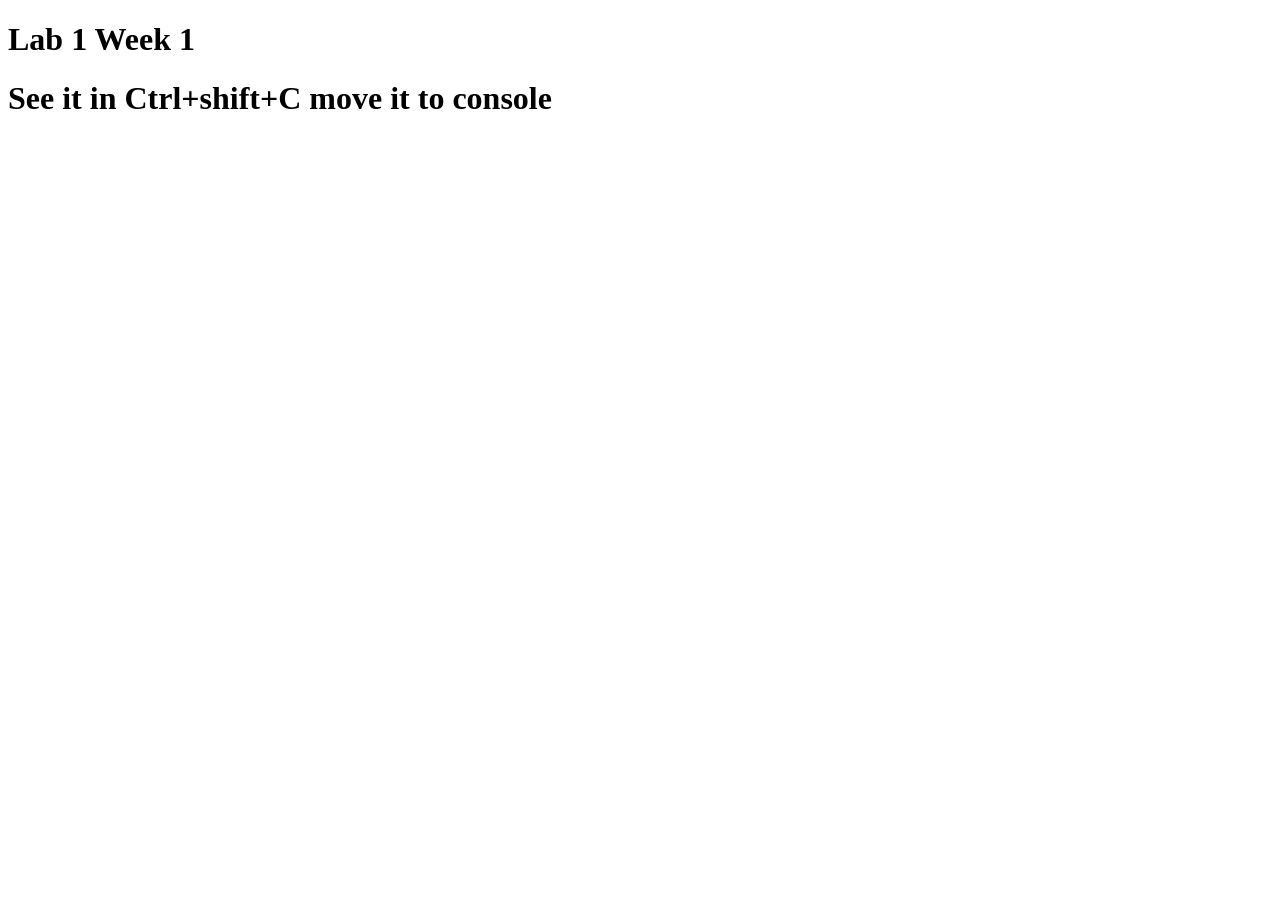
<file: problem_week4/lab1/index.html>
<!DOCTYPE html>
<html lang="en">
<head>
    <meta charset="UTF-8">
    <meta name="viewport" content="width=device-width, initial-scale=1.0">
    <title>Lab 1 Week 1</title>
</head>
<body>
    <h1> Lab 1 Week 1</h1>
    <h1> See it in Ctrl+shift+C move it to console</h1>
    <script src="app.js"></script>
</body>
</html>
</file>
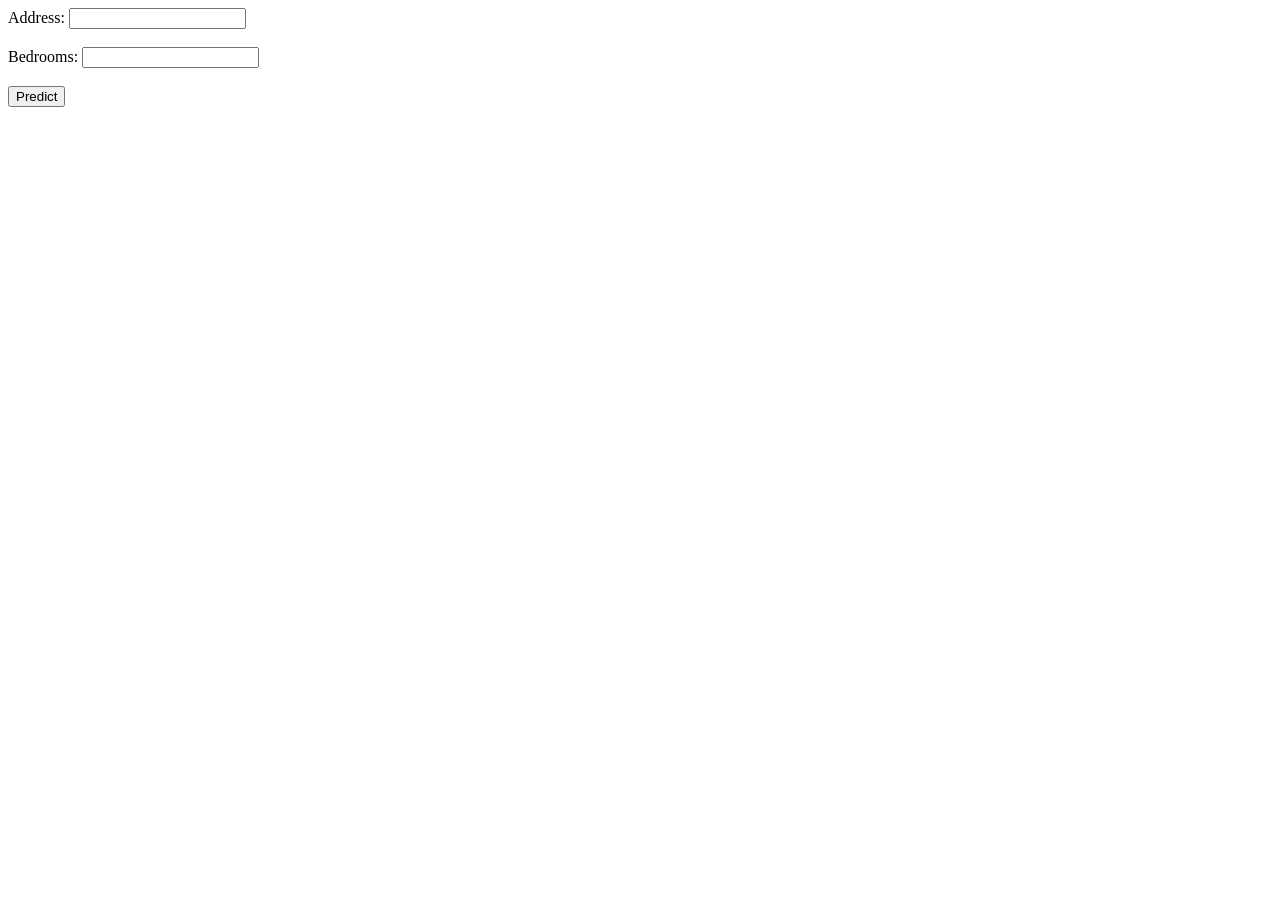
<file: problem_week4/lab2/index.html>
<!DOCTYPE html>
<html lang="en">
<head>
    <meta charset="UTF-8">
    <meta name="viewport" content="width=device-width, initial-scale=1.0">
    <title>Lab 2 - Week 4</title>
</head>
<body>
    <form id="houseForm" action="/predict" method="post">
        <div>
            <label for="address">Address:</label>
            <input type="text" id="address" name="address">
        </div>
        <br>
        <div>
            <label for="bedrooms">Bedrooms:</label>
            <input type="number" id="bedrooms" name="bedrooms">
        </div>
        <br>
        <button type="submit">Predict</button>
    </form>

    <div id="messageBox"></div>

    <script src="app.js"></script>
</body>
</html>
</file>
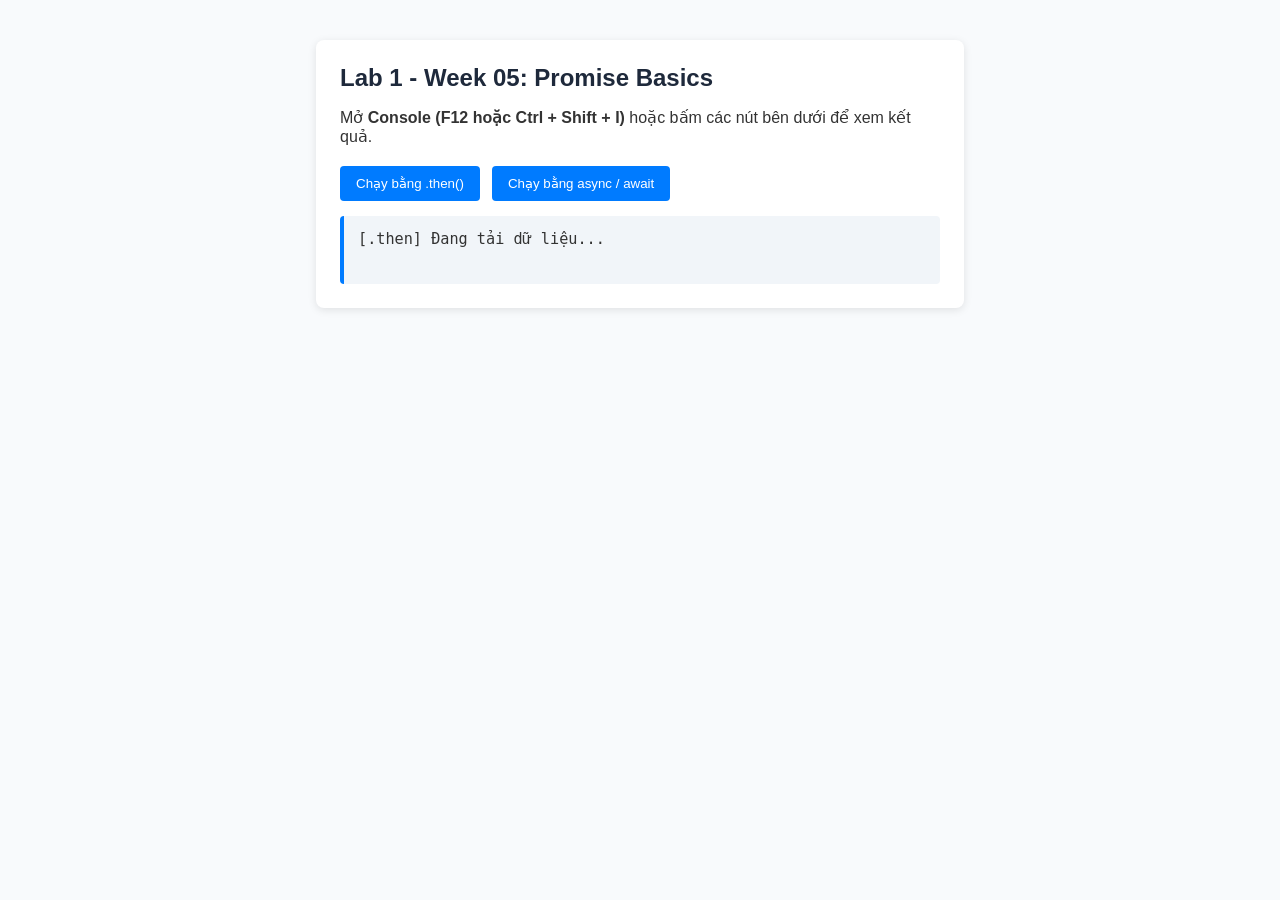
<file: problem_week5/lab1/index.html>
<!DOCTYPE html>
<html lang="en">
<head>
    <meta charset="UTF-8">
    <meta name="viewport" content="width=device-width, initial-scale=1.0">
    <title>Lab 1 - Week 05: Promise Basics</title>
    <link rel="stylesheet" href="style.css">
</head>
<body>
    <div class="container">
        <h1>Lab 1 - Week 05: Promise Basics</h1>
        <p>Mở <strong>Console (F12 hoặc Ctrl + Shift + I)</strong> hoặc bấm các nút bên dưới để xem kết quả.</p>
        
        <div class="button-group">
            <button id="btnThen">Chạy bằng .then()</button>
            <button id="btnAsync">Chạy bằng async / await</button>
        </div>

        <div id="output">Trạng thái: Chưa chạy</div>
    </div>

    <script src="app.js"></script>
</body>
</html>
</file>
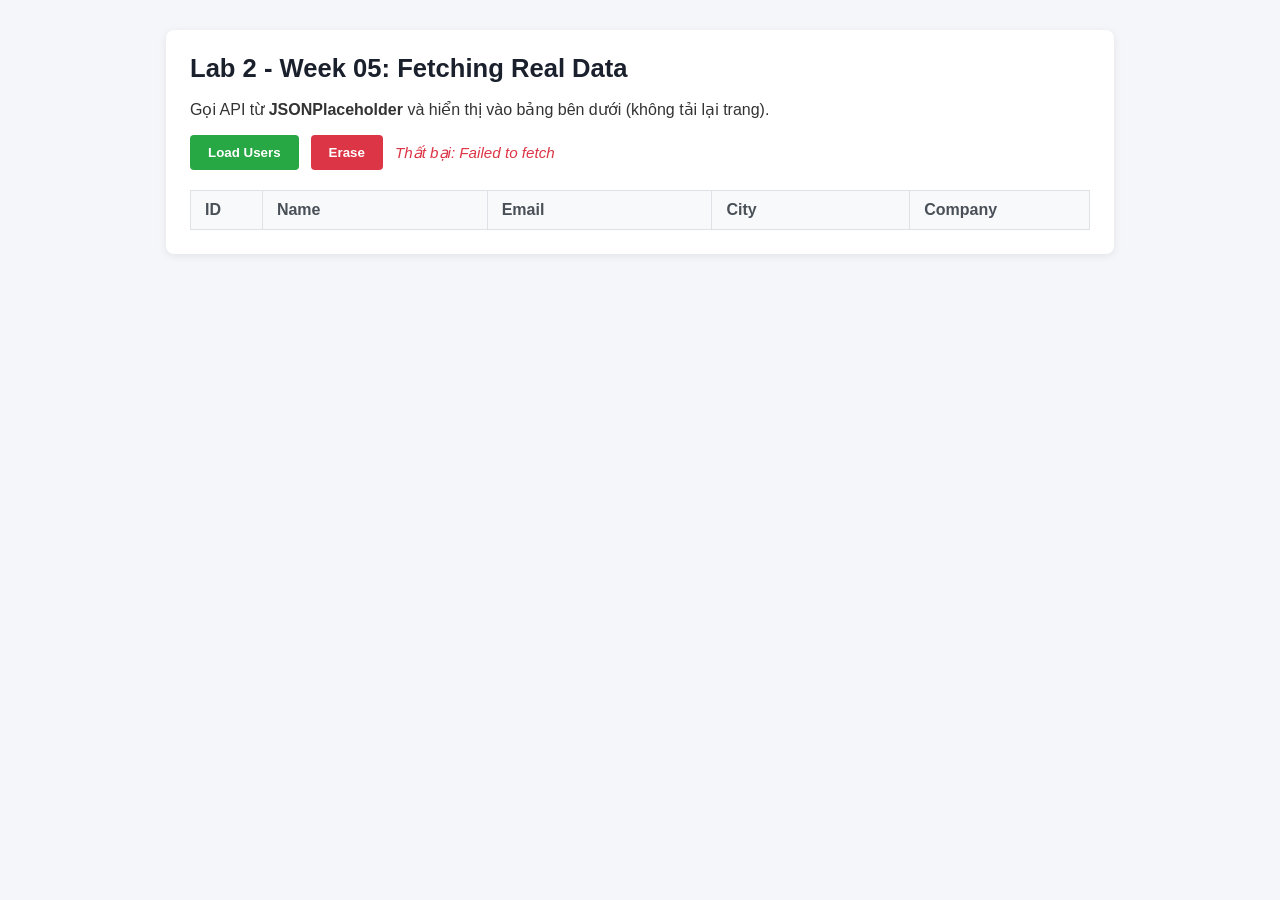
<file: problem_week5/lab2/index.html>
<!DOCTYPE html>
<html lang="en">
<head>
    <meta charset="UTF-8">
    <meta name="viewport" content="width=device-width, initial-scale=1.0">
    <title>Lab 2 - Week 05: Fetching Real Data</title>
    <link rel="stylesheet" href="style.css">
</head>
<body>
    <div class="container">
        <h1>Lab 2 - Week 05: Fetching Real Data</h1>
        <p>Gọi API từ <strong>JSONPlaceholder</strong> và hiển thị vào bảng bên dưới (không tải lại trang).</p>
        
        <div class="controls">
            <button id="btnLoad" class="btn btn-load">Load Users</button>
            <button id="btnErase" class="btn btn-erase">Erase</button>
            <span id="statusMessage" class="status"></span>
        </div>

        <table id="user-table">
            <thead>
                <tr>
                    <th class="col-id">ID</th>
                    <th class="col-name">Name</th>
                    <th class="col-email">Email</th>
                    <th class="col-city">City</th>
                    <th class="col-company">Company</th>
                </tr>
            </thead>
            <tbody>
            </tbody>
        </table>
    </div>

    <script src="app.js"></script>
</body>
</html>
</file>
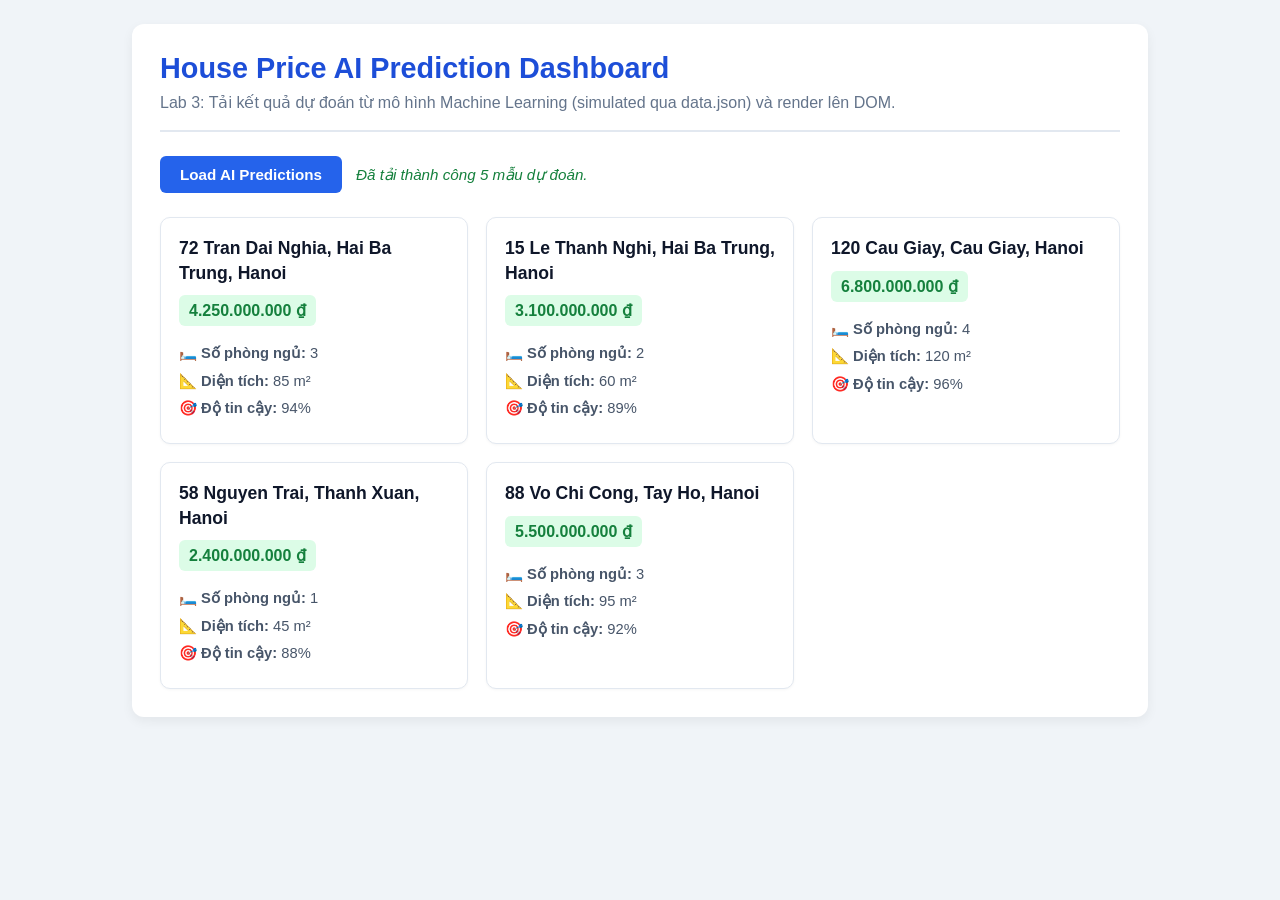
<file: problem_week5/lab3/index.html>
<!DOCTYPE html>
<html lang="en">
<head>
    <meta charset="UTF-8">
    <meta name="viewport" content="width=device-width, initial-scale=1.0">
    <title>Lab 3 - Week 05: Project Integration (House Price Predictions)</title>
    <link rel="stylesheet" href="style.css">
</head>
<body>
    <div class="container">
        <header>
            <h1>House Price AI Prediction Dashboard</h1>
            <p>Lab 3: Tải kết quả dự đoán từ mô hình Machine Learning (simulated qua data.json) và render lên DOM.</p>
        </header>

        <div class="actions">
            <button id="btnFetchPredictions">Load AI Predictions</button>
            <span id="statusInfo">Chưa tải dữ liệu.</span>
        </div>

        <div id="cardsContainer" class="cards-grid">
        </div>
    </div>

    <script src="app.js"></script>
</body>
</html>
</file>
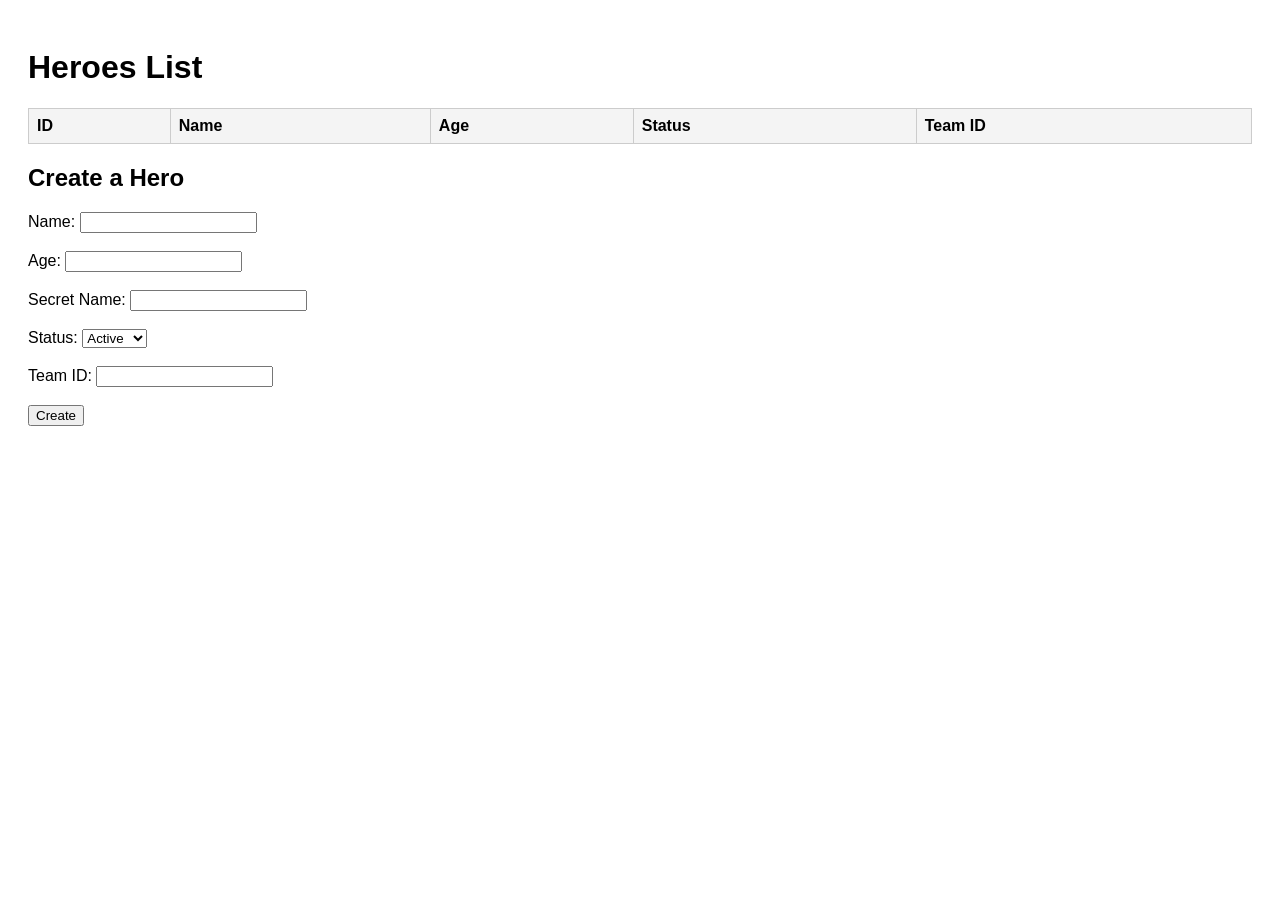
<file: problem_week10/hero-api/frontend/index.html>
<!DOCTYPE html>
<html lang="en">
<head>
    <meta charset="UTF-8">
    <title>Heroes API Frontend</title>
    <style>
        body { font-family: sans-serif; padding: 20px; }
        table { border-collapse: collapse; width: 100%; margin-top: 20px; }
        th, td { border: 1px solid #ccc; padding: 8px; text-align: left; }
        th { background-color: #f4f4f4; }
        .error { color: red; }
    </style>
</head>
<body>
    <h1>Heroes List</h1>
    <table id="heroes">
        <thead>
            <tr>
                <th>ID</th>
                <th>Name</th>
                <th>Age</th>
                <th>Status</th>
                <th>Team ID</th>
            </tr>
        </thead>
        <tbody>
            <!-- Data will be populated here -->
        </tbody>
    </table>

    <h2>Create a Hero</h2>
    <form id="createHeroForm">
        <label>Name: <input type="text" name="name" required></label><br><br>
        <label>Age: <input type="number" name="age"></label><br><br>
        <label>Secret Name: <input type="text" name="secret_name" required></label><br><br>
        <label>Status: 
            <select name="status">
                <option value="active">Active</option>
                <option value="retired">Retired</option>
            </select>
        </label><br><br>
        <label>Team ID: <input type="number" name="team_id"></label><br><br>
        <button type="submit">Create</button>
    </form>

    <script>
        const API = "http://127.0.0.1:8000/api/v1";
        const tbody = document.querySelector("#heroes tbody");

        async function loadHeroes() {
            const res = await fetch(`${API}/heroes?limit=50`);
            const heroes = await res.json();
            tbody.replaceChildren();
            for (const h of heroes) {
                const tr = tbody.insertRow();
                for (const v of [h.id, h.name, h.age ?? "-", h.status, h.team_id ?? "-"]) {
                    tr.insertCell().textContent = v;
                }
            }
        }

        async function createHero(data) {
            const res = await fetch(`${API}/heroes`, {
                method: "POST",
                headers: { "Content-Type": "application/json" },
                body: JSON.stringify(data),
            });
            if (res.status === 201) {
                await loadHeroes();
                document.getElementById("createHeroForm").reset();
            } else if (res.status === 422) {
                const err = await res.json();
                alert(err.detail.map(d => `${d.loc.at(-1)}: ${d.msg}`).join("\n"));
            } else {
                alert(`Error ${res.status}`);
            }
        }

        document.getElementById("createHeroForm").addEventListener("submit", (e) => {
            e.preventDefault();
            const formData = new FormData(e.target);
            const data = Object.fromEntries(formData.entries());
            // Format numbers properly
            if (data.age) data.age = Number(data.age);
            else delete data.age;
            if (data.team_id) data.team_id = Number(data.team_id);
            else delete data.team_id;
            
            createHero(data);
        });

        loadHeroes();
    </script>
</body>
</html>
</file>
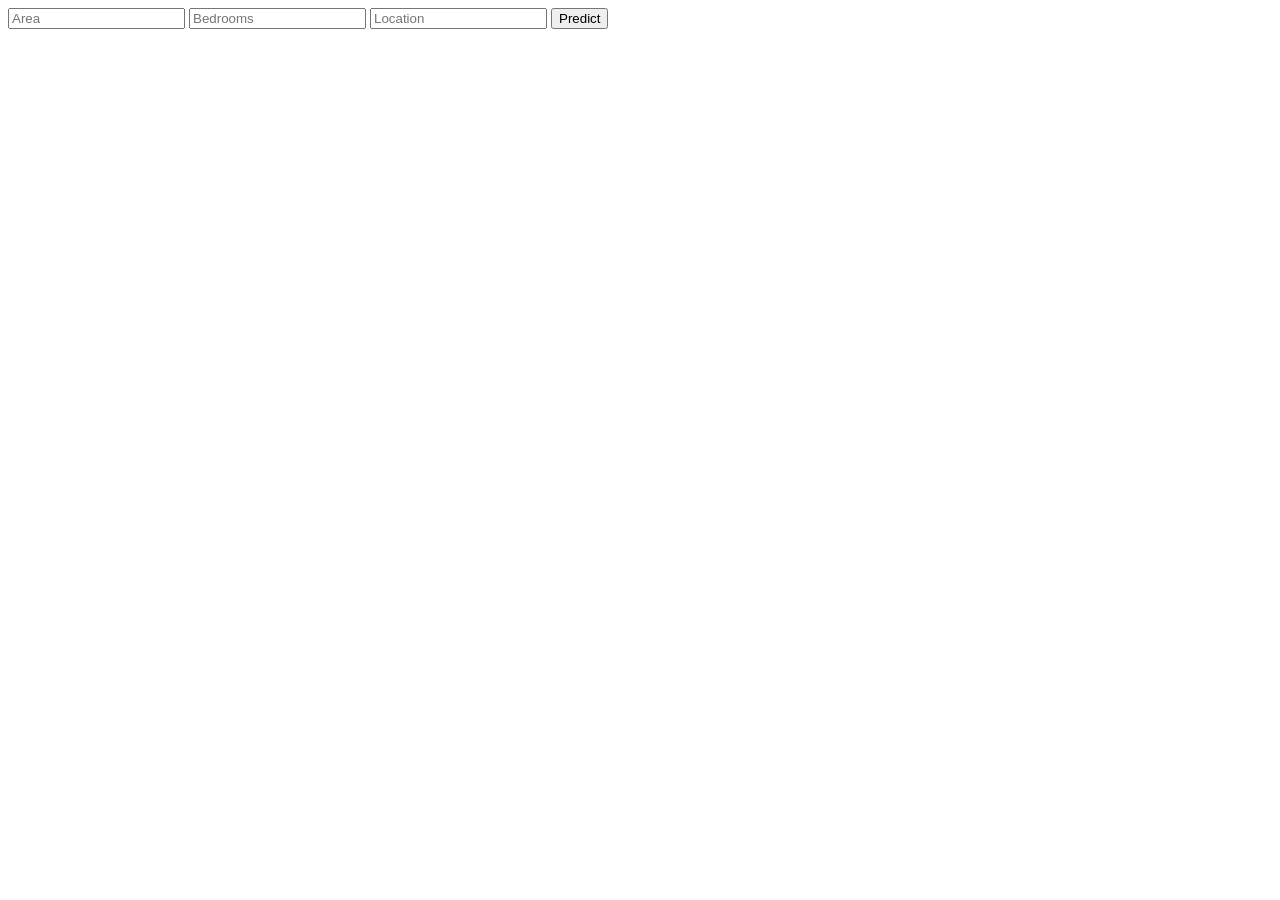
<file: problem_week6/frontend/house_form.html>
<!DOCTYPE html>
<html>
<head>
    <title>House Price</title>
</head>
<body>
    <form id="priceForm">
        <input type="number" id="area" placeholder="Area" required>
        <input type="number" id="bedrooms" placeholder="Bedrooms" required>
        <input type="text" id="location" placeholder="Location">
        <button type="submit">Predict</button>
    </form>
    <div id="result"></div>
    <script>
        document.getElementById("priceForm").addEventListener("submit", async (e) => {
            e.preventDefault();
            const area = document.getElementById("area").value;
            const bedrooms = document.getElementById("bedrooms").value;
            const location = document.getElementById("location").value;
            let url = `/predict?area=${area}&bedrooms=${bedrooms}`;
            if (location) url += `&location=${location}`;
            
            try {
                const res = await fetch(url);
                const data = await res.json();
                if (res.ok) {
                    document.getElementById("result").innerText = data.predicted_price.toLocaleString() + " VND";
                } else {
                    document.getElementById("result").innerText = "Error";
                }
            } catch (err) {
                document.getElementById("result").innerText = "Failed";
            }
        });
    </script>
</body>
</html>
</file>
<file: problem_week5/lab1/style.css>
body {
    font-family: Arial, sans-serif;
    margin: 20px;
    background-color: #f8fafc;
    color: #333;
}

.container {
    max-width: 600px;
    margin: 40px auto;
    background: white;
    padding: 24px;
    border-radius: 8px;
    box-shadow: 0 2px 8px rgba(0, 0, 0, 0.1);
}

h1 {
    font-size: 1.5rem;
    color: #1e293b;
    margin-top: 0;
}

.button-group {
    margin: 20px 0 15px 0;
    display: flex;
    gap: 12px;
}

button {
    padding: 10px 16px;
    cursor: pointer;
    border: none;
    background-color: #007bff;
    color: white;
    border-radius: 4px;
    font-weight: 500;
    transition: background-color 0.2s;
}

button:hover {
    background-color: #0056b3;
}

#output {
    margin-top: 15px;
    padding: 14px;
    background-color: #f1f5f9;
    border-left: 4px solid #007bff;
    border-radius: 4px;
    min-height: 40px;
    white-space: pre-wrap;
    font-family: monospace;
    font-size: 0.95rem;
}
</file>
<file: problem_week5/lab2/style.css>
body {
    font-family: Arial, sans-serif;
    margin: 20px;
    background-color: #f4f6f9;
    color: #333;
}

.container {
    max-width: 900px;
    margin: 30px auto;
    background: white;
    padding: 24px;
    border-radius: 8px;
    box-shadow: 0 2px 8px rgba(0, 0, 0, 0.08);
}

h1 {
    margin-top: 0;
    color: #1a202c;
    font-size: 1.6rem;
}

.controls {
    margin-bottom: 20px;
    display: flex;
    gap: 12px;
    align-items: center;
}

.btn {
    padding: 10px 18px;
    cursor: pointer;
    border: none;
    color: white;
    font-weight: 600;
    border-radius: 4px;
    transition: background-color 0.2s, opacity 0.2s;
}

.btn-load {
    background-color: #28a745;
}

.btn-load:hover {
    background-color: #218838;
}

.btn-erase {
    background-color: #dc3545;
}

.btn-erase:hover {
    background-color: #c82333;
}

.btn:disabled {
    background-color: #6c757d;
    cursor: not-allowed;
    opacity: 0.65;
}

.status {
    font-style: italic;
    color: #555;
    font-size: 0.95rem;
}

.status-loading {
    color: #007bff;
}

.status-success {
    color: #28a745;
}

.status-error {
    color: #dc3545;
}

.status-info {
    color: #6c757d;
}

table {
    width: 100%;
    border-collapse: collapse;
    margin-top: 15px;
}

th, td {
    border: 1px solid #dee2e6;
    padding: 10px 14px;
    text-align: left;
}

th {
    background-color: #f8f9fa;
    font-weight: 600;
    color: #495057;
}

th.col-id { width: 8%; }
th.col-name { width: 25%; }
th.col-email { width: 25%; }
th.col-city { width: 22%; }
th.col-company { width: 20%; }

tr:nth-child(even) {
    background-color: #fdfdfd;
}

tr:hover {
    background-color: #f1f3f5;
}
</file>
<file: problem_week5/lab3/style.css>
body {
    font-family: 'Segoe UI', Tahoma, Geneva, Verdana, sans-serif;
    margin: 0;
    padding: 24px;
    background-color: #f0f4f8;
    color: #1e293b;
}

.container {
    max-width: 960px;
    margin: 0 auto;
    background: white;
    padding: 28px;
    border-radius: 12px;
    box-shadow: 0 4px 12px rgba(0, 0, 0, 0.06);
}

header {
    border-bottom: 2px solid #e2e8f0;
    padding-bottom: 18px;
    margin-bottom: 24px;
}

header h1 {
    margin: 0 0 8px 0;
    color: #1d4ed8;
    font-size: 1.8rem;
}

header p {
    margin: 0;
    color: #64748b;
}

.actions {
    margin-bottom: 24px;
    display: flex;
    gap: 14px;
    align-items: center;
}

button {
    background-color: #2563eb;
    color: white;
    border: none;
    padding: 10px 20px;
    border-radius: 6px;
    cursor: pointer;
    font-weight: 600;
    font-size: 0.95rem;
    transition: background-color 0.2s, transform 0.1s;
}

button:hover {
    background-color: #1d4ed8;
}

button:active {
    transform: scale(0.98);
}

button:disabled {
    background-color: #94a3b8;
    cursor: not-allowed;
}

#statusInfo {
    font-style: italic;
    font-size: 0.95rem;
    color: #64748b;
}

.status-loading {
    color: #2563eb !important;
}

.status-success {
    color: #15803d !important;
}

.status-error {
    color: #dc2626 !important;
}

.cards-grid {
    display: grid;
    grid-template-columns: repeat(auto-fill, minmax(280px, 1fr));
    gap: 18px;
    margin-top: 15px;
}

.prediction-card {
    border: 1px solid #e2e8f0;
    border-radius: 10px;
    padding: 18px;
    background: #ffffff;
    box-shadow: 0 1px 3px rgba(0, 0, 0, 0.04);
    transition: transform 0.2s ease, box-shadow 0.2s ease;
}

.prediction-card:hover {
    transform: translateY(-4px);
    box-shadow: 0 8px 16px rgba(0, 0, 0, 0.08);
}

.prediction-card h3 {
    margin: 0 0 10px 0;
    color: #0f172a;
    font-size: 1.1rem;
    line-height: 1.4;
}

.price-badge {
    display: inline-block;
    background-color: #dcfce7;
    color: #15803d;
    font-weight: 700;
    font-size: 1rem;
    padding: 6px 10px;
    border-radius: 6px;
    margin-bottom: 12px;
}

.details {
    font-size: 0.92rem;
    color: #475569;
    line-height: 1.6;
}

.details p {
    margin: 4px 0;
}
</file>
